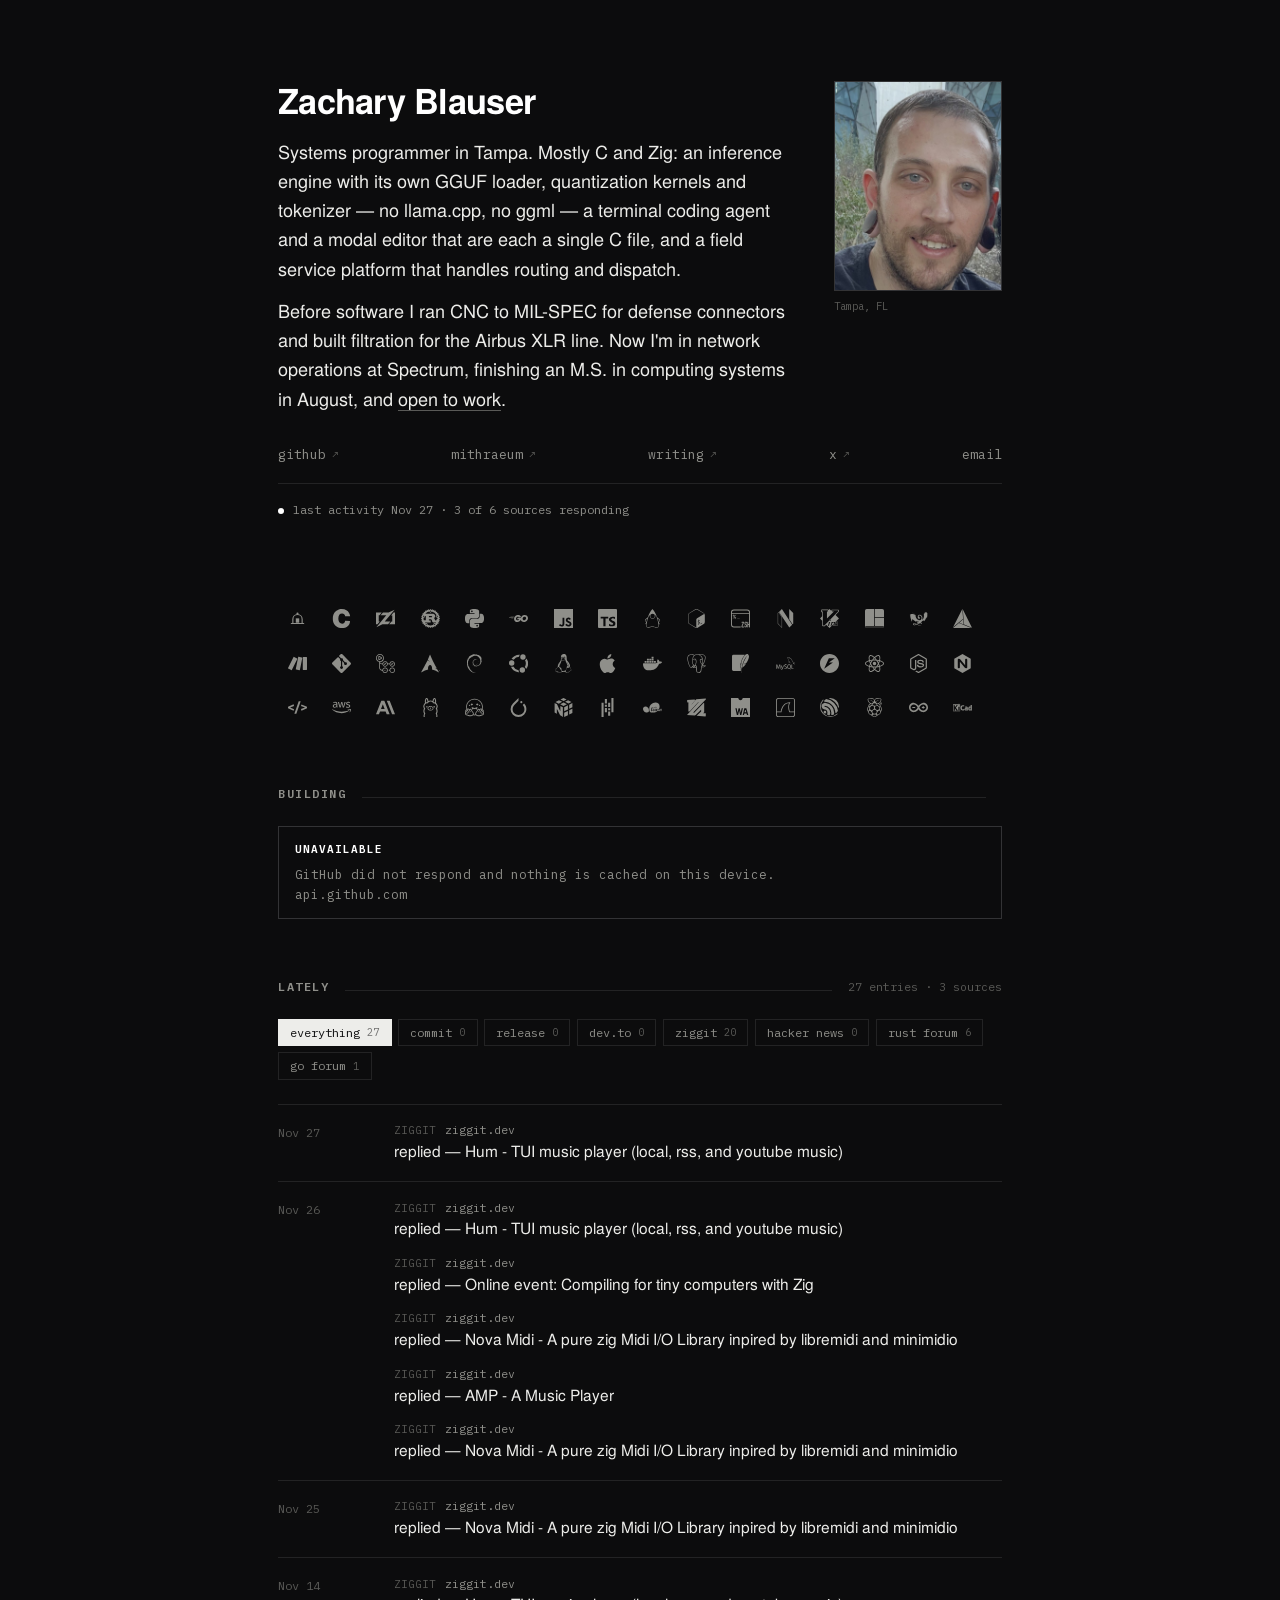
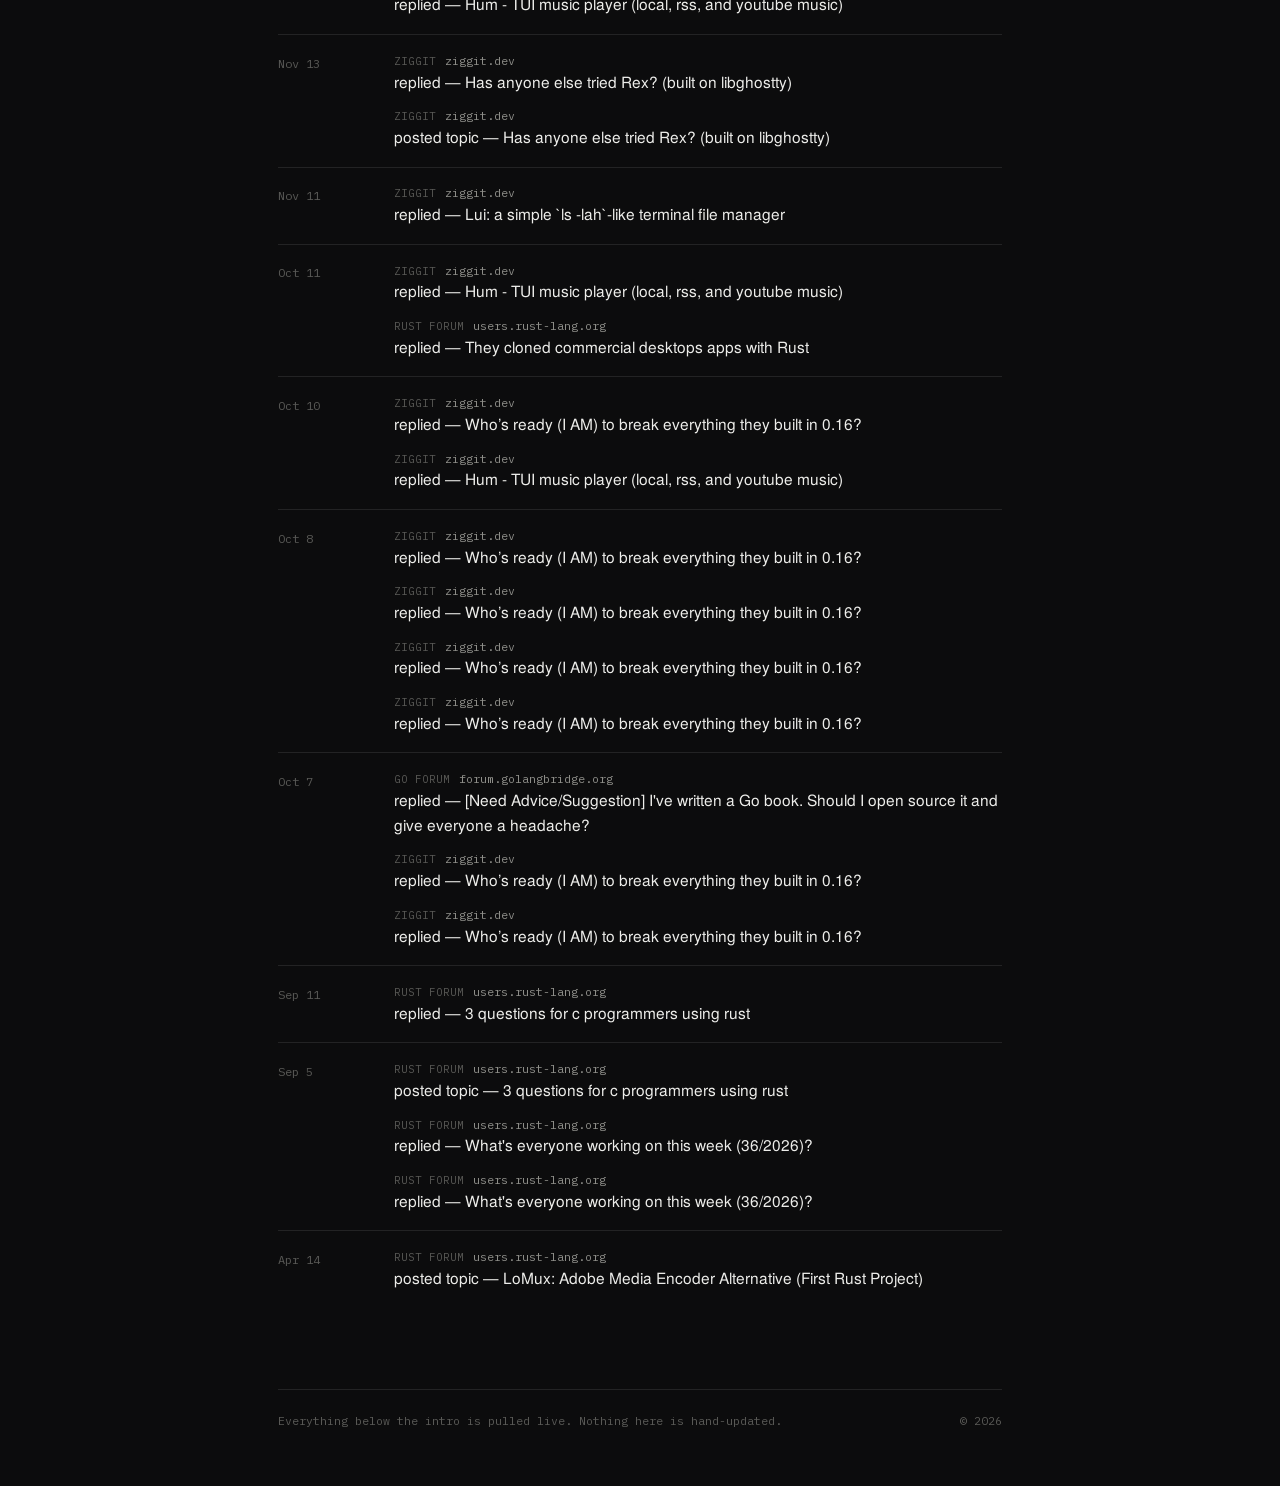
<file: index.html>
<!DOCTYPE html>
<html lang="en">
<head>
<meta charset="UTF-8">
<meta name="viewport" content="width=device-width, initial-scale=1.0">
<title>Zachary Blauser</title>
<meta name="description" content="Zachary Blauser — systems programmer in Tampa. C, Zig, Rust. A live record of what I'm building.">
<link rel="icon" href="assets/favicon.svg" type="image/svg+xml">
<link rel="stylesheet" href="style.css">
<link rel="canonical" href="https://zblauser.dev/">
<link rel="icon" href="assets/favicon-32.png" sizes="32x32">
<link rel="apple-touch-icon" href="assets/favicon-180.png">
<meta name="theme-color" content="#0c0c0d">
<meta property="og:type" content="website">
<meta property="og:site_name" content="Zachary Blauser">
<meta property="og:title" content="Zachary Blauser">
<meta property="og:description" content="Systems programmer in Tampa. Mostly C and Zig. A live record of what I am building.">
<meta property="og:url" content="https://zblauser.dev/">
<meta property="og:image" content="https://zblauser.dev/assets/og.png?v=2">
<meta property="og:image:width" content="1200">
<meta property="og:image:height" content="630">
<meta name="twitter:card" content="summary_large_image">
<meta name="twitter:creator" content="@parhelicsquare">
<meta name="twitter:title" content="Zachary Blauser">
<meta name="twitter:description" content="Systems programmer in Tampa. Mostly C and Zig. A live record of what I am building.">
<meta name="twitter:image" content="https://zblauser.dev/assets/og.png?v=2">
</head>
<body>
<div class="wrap">

  <header>
    <div>
      <h1>Zachary Blauser</h1>
      <p class="intro">
        Systems programmer in Tampa. Mostly C and Zig: an inference engine with its own GGUF
        loader, quantization kernels and tokenizer — no llama.cpp, no ggml — a terminal coding
        agent and a modal editor that are each a single C file, and a field service platform
        that handles routing and dispatch.
      </p>
      <p class="intro">
        Before software I ran CNC to MIL-SPEC for defense connectors and built filtration for the
        Airbus XLR line. Now I'm in network operations at Spectrum, finishing an M.S. in computing
        systems in August, and <a href="mailto:zacharymblauser@gmail.com">open to work</a>.
      </p>
    </div>

    <figure class="portrait">
      <img src="assets/profile.jpg" alt="Zachary Blauser" width="700" height="875">
      <figcaption>Tampa, FL</figcaption>
    </figure>
  </header>

  <div class="strip">
    <div class="links">
      <a href="https://github.com/zblauser" target="_blank" rel="noopener" data-ext>github</a>
      <a href="https://mithraeum.studio" target="_blank" rel="noopener" data-ext>mithraeum</a>
      <a href="https://dev.to/zblauser" target="_blank" rel="noopener" data-ext>writing</a>
      <a href="https://x.com/parhelicsquare" target="_blank" rel="noopener" data-ext>x</a>
      <a href="mailto:zacharymblauser@gmail.com">email</a>
    </div>
    <div class="status"><span class="dot" id="dot"></span><span id="status">checking sources…</span></div>

    <div class="stats" id="stats"></div>
    <div class="langbar" id="langbar"></div>
    <div class="langkey" id="langkey"></div>

    <div class="tools" id="tools"><span class="tnote">loading…</span></div>
  </div>

  <div class="sec"><h2>Building</h2><span class="rule"></span><span class="meta" id="proj-meta"></span></div>
  <div id="projects"><div class="loading">loading…</div></div>

  <div class="sec"><h2>Lately</h2><span class="rule"></span><span class="meta" id="feed-meta"></span></div>
  <div class="filters" id="filters"></div>
  <div id="feed"><div class="loading">loading…</div></div>

  <footer>
    <span>Everything below the intro is pulled live. Nothing here is hand-updated.</span>
    <span id="year"></span>
  </footer>
</div>

<script src="gh.js"></script>
<script src="site.js"></script>
<script>
(function () {
  'use strict';

  const esc = GH.escapeHtml;
  const SRC = { github:'commit', release:'release', 'dev.to':'dev.to', ziggit:'ziggit', hn:'hacker news', rust:'rust forum', go:'go forum' };
  const ALWAYS = ['github','release','dev.to','ziggit','hn','rust'];

  // The one thing the API cannot tell us: which account means what.
  const GROUPS = [
    { owner:'mithraeums', name:'Mithraeum', note:'local-first AI tooling in C',
      url:'https://github.com/mithraeums', site:'https://mithraeum.studio' },
    { owner:'rfog-org', name:'RFoG', note:'turn-based tactics game in Go',
      url:'https://github.com/rfog-org', site:'https://rfog.org' },
    { owner:'zblauser', name:'Personal', note:'terminal tools, Zig and Rust',
      url:'https://github.com/zblauser', site:'' },
    { owner:'sys-ae', name:'sys-ae', note:'open-source field service management',
      url:'https://github.com/sys-ae', site:'https://fieldopt.dev' },
    { owner:'vim-nvim-plugins', name:'Editor plugins', note:'vim and neovim',
      url:'https://github.com/vim-nvim-plugins', site:'' }
  ];

  // Which mark a repo carries. The API cannot know this: several repos hold an
  // outdated icon, and Mithraeum reads as one product rather than five.
  //   force  — every repo under this owner uses this one manifest key
  //   keepOwn— except these, which have a mark of their own worth showing
  //   only   — this owner shows a mark on these repos and nowhere else
  // Repos the Building list does not need to carry: the group header already
  // links the site this one serves.
  const HIDE = ['sys-ae/fieldopt.github.io'];

  const ICONS = {
    force: {
      'mithraeums': 'org:mithraeums',
      'sys-ae':     'repo:sys-ae/fieldopt.github.io'
    },
    keepOwn: ['mithraeums/hako-studio'],
    only: {
      'zblauser': ['zblauser/LoMux']
    }
  };

  // GitHub's own language colours, muted so the page stays close to monochrome.
  const LANG_HEX = {
    C:'#a8b9cc', 'C++':'#f34b7d', Zig:'#ec915c', Rust:'#dea584', Python:'#3572a5',
    Go:'#00add8', HTML:'#e34c26', CSS:'#563d7c', JavaScript:'#f1e05a',
    TypeScript:'#3178c6', Shell:'#89e051', 'Vim Script':'#199f4b', Vim:'#199f4b',
    Java:'#b07219', Ruby:'#701516', Lua:'#000080', Makefile:'#427819', Nix:'#7e7eff'
  };

  // Anything this dark disappears on a #0c0c0d page; use the neutral instead.
  function visible(hex) {
    if (!hex || !/^#[0-9a-f]{6}$/i.test(hex)) return '';
    const n = parseInt(hex.slice(1), 16);
    const lum = (0.2126*(n>>16 & 255) + 0.7152*(n>>8 & 255) + 0.0722*(n & 255)) / 255;
    return lum < 0.22 ? '' : hex;
  }

  document.getElementById('year').textContent = '© ' + new Date().getFullYear();

  const fault = (msg, code) =>
    `<div class="fault"><b>unavailable</b>${esc(msg)}${code ? '<br>' + esc(code) : ''}</div>`;

  function dayLabel(d) {
    const now = new Date(), a = new Date(d);
    const days = Math.round((new Date(now.getFullYear(),now.getMonth(),now.getDate())
      - new Date(a.getFullYear(),a.getMonth(),a.getDate())) / 86400000);
    if (days === 0) return 'today';
    if (days === 1) return 'yesterday';
    if (days < 7) return days + ' days ago';
    return a.toLocaleDateString('en-US',{ month:'short', day:'numeric',
      year: a.getFullYear() === now.getFullYear() ? undefined : 'numeric' });
  }
  const dayKey = t => new Date(t).toISOString().slice(0,10);

  const indexJob = GH.fetchIndex();
  const eventsJob = GH.fetchEvents();

  // ---------- BUILDING, grouped by account ----------
  (async function projects() {
    const host = document.getElementById('projects');
    const [{ repos, error, stale }, manifest] = await Promise.all([
      indexJob,
      fetch('assets/manifest.json').then(r => r.ok ? r.json() : {}).catch(() => ({}))
    ]);

    if (error || !repos.length) {
      host.innerHTML = fault('GitHub did not respond and nothing is cached on this device.','api.github.com');
      return;
    }

    const file = k => (manifest[k] || {}).file || '';
    function repoIcon(r) {
      const only = ICONS.only[r.owner];
      if (only && only.indexOf(r.full) === -1) return '';
      const own = 'repo:' + r.full;
      if (ICONS.keepOwn.indexOf(r.full) !== -1) return file(own);
      return file(ICONS.force[r.owner] || own);
    }

    // Exactly what Building renders, in render order. The counts and the
    // language split below are taken from this rather than from the raw
    // index, so the numbers describe what a reader can actually see.
    const listed = GROUPS.flatMap(g =>
      repos.filter(r => r.owner === g.owner && r.desc && HIDE.indexOf(r.full) === -1));

    host.innerHTML = GROUPS.map(g => {
      const mine = repos.filter(r => r.owner === g.owner && r.desc && HIDE.indexOf(r.full) === -1);
      if (!mine.length) return '';
      const avatar = file('org:' + g.owner);
      const host = g.site ? g.site.replace(/^https?:\/\//, '').replace(/\/$/, '') : '';
      return `<div class="group fade">
        <div class="ghead">
          <a class="gname" href="${esc(g.url)}" target="_blank" rel="noopener">
            ${avatar ? `<img src="${esc(avatar)}" alt="" aria-hidden="true">` : ''}${esc(g.name)}
          </a>
          ${host ? `<a class="gsite" href="${esc(g.site)}" target="_blank" rel="noopener">${esc(host)}</a>` : ''}
          <span class="gnote">${esc(g.note)} · ${mine.length}</span>
        </div>
        ${mine.map(r => {
          const ic = repoIcon(r);
          return `<a class="proj" href="${esc(r.url)}" target="_blank" rel="noopener">
            <span>
              <span class="pname">${ic ? `<img src="${esc(ic)}" alt="" aria-hidden="true">` : ''}${esc(r.name)}</span>
              <span class="pdesc">${esc(r.desc)}</span>
            </span>
            <span class="pmeta"><span>${esc(r.lang)}</span><span>${GH.timeAgo(r.pushed)}</span></span>
          </a>`;
        }).join('')}
      </div>`;
    }).join('');

    document.getElementById('proj-meta').textContent =
      listed.length + ' repositories' + (stale ? ' · cached' : '');

    // stats + language split, both free: the index is already in hand
    const stars = listed.reduce((a,r) => a + r.stars, 0);
    const langs = GH.languageSplit(listed, 6);
    const ev = await eventsJob;
    const series = GH.commitSeries(ev.events || [], 90);

    document.getElementById('stats').innerHTML = [
      ['repositories', listed.length],
      ['commits', series.total ? series.total + ' / ' + series.span + 'd' : '—'],
      ['languages', langs.length],
      ['stars', stars]
    ].map(([k,v]) => `<div><span class="v">${esc(String(v))}</span><span class="k">${esc(k)}</span></div>`).join('');

    // pct is share of *all* languages, so the top six sum to less than one.
    // Grow by repo count instead, or the bar stops short of the right edge.
    document.getElementById('langbar').innerHTML = langs.map(l => {
      const c = visible(LANG_HEX[l.lang]);
      return `<span style="flex:${l.n}${c ? ';background:' + c : ''}" title="${esc(l.lang)}"></span>`;
    }).join('');
    document.getElementById('langkey').innerHTML =
      langs.map(l => `<span><b>${esc(l.lang)}</b> ${Math.round(l.pct*100)}%</span>`).join('');
  })();


  // ---------- TOOLS ----------
  // Vendored from Simple Icons by tools/vendor_tool_icons.py, so this makes no
  // third-party request. Painted as a CSS mask so one neutral file can take its
  // brand colour on hover.
  (async function tools() {
    const host = document.getElementById('tools');
    let list = [];
    try {
      const r = await fetch('assets/tools.json');
      if (!r.ok) throw new Error(r.status);
      list = ((await r.json()) || {}).tools || [];
    } catch {
      host.innerHTML = '<span class="tnote">tool list unavailable.</span>';
      return;
    }
    if (!list.length) { host.innerHTML = '<span class="tnote">none listed.</span>'; return; }

    host.innerHTML = list.map(t => {
      const c = visible(t.hex);
      return `<a class="tool" href="${esc(t.url)}" target="_blank" rel="noopener"
                 data-name="${esc(t.name)}" aria-label="${esc(t.name)}"
                 style="--m:url('${esc(t.file)}')${c ? ';--c:' + c : ''}"><i></i></a>`;
    }).join('');

    // Touch has no hover, so the first tap reveals the label and the second
    // follows the link.
    host.addEventListener('click', e => {
      const a = e.target.closest('.tool');
      if (!a || matchMedia('(hover: hover)').matches) return;
      if (!a.classList.contains('on')) {
        e.preventDefault();
        host.querySelectorAll('.tool.on').forEach(x => x.classList.remove('on'));
        a.classList.add('on');
      }
    });
  })();

  // ---------- LATELY ----------
  let ENTRIES = [], ACTIVE = 'all', SHOWN = 40;

  function render() {
    const host = document.getElementById('feed');
    const rows = ACTIVE === 'all' ? ENTRIES : ENTRIES.filter(e => e.source === ACTIVE);

    if (!rows.length) {
      host.innerHTML = ACTIVE === 'all'
        ? fault('No sources responded and nothing is cached on this device.','github · dev.to · ziggit · hn · rust · go')
        : '<div class="loading">nothing from this source yet.</div>';
      return;
    }

    const page = rows.slice(0, SHOWN), days = [];
    for (const e of page) {
      const k = dayKey(e.time);
      if (!days.length || days[days.length-1].k !== k) days.push({ k, when: dayLabel(e.time), items: [] });
      days[days.length-1].items.push(e);
    }

    host.innerHTML = days.map(d => `<div class="day">
      <div class="when">${esc(d.when)}</div>
      <div class="items">${d.items.map(e => `
        <a class="item${e.source === 'release' ? ' rel' : ''}" href="${esc(e.url)}" target="_blank" rel="noopener">
          <span class="top">
            <span class="src">${esc(SRC[e.source] || e.source)}</span>
            <span class="where">${esc(e.repo)}</span>
            ${e.sha ? `<span class="sha">${esc(e.sha)}</span>` : ''}
          </span>
          <span class="what">${esc(e.message)}</span>
        </a>`).join('')}</div>
    </div>`).join('')
      + (rows.length > SHOWN ? `<button class="more" id="more">show more · ${rows.length - SHOWN} left</button>` : '');

    const more = document.getElementById('more');
    if (more) more.addEventListener('click', () => { SHOWN += 40; render(); });
  }

  function renderFilters() {
    const counts = ENTRIES.reduce((a,e) => (a[e.source] = (a[e.source]||0)+1, a), {});
    const host = document.getElementById('filters');
    const keys = ['all', ...Object.keys(SRC).filter(k => ALWAYS.includes(k) || counts[k])];
    host.innerHTML = keys.map(k =>
      `<button data-s="${k}" class="${k === ACTIVE ? 'on' : ''}">${k === 'all' ? 'everything' : esc(SRC[k])}
        <span class="n">${k === 'all' ? ENTRIES.length : (counts[k] || 0)}</span></button>`).join('');
    host.querySelectorAll('button').forEach(b => b.addEventListener('click', () => {
      ACTIVE = b.dataset.s; SHOWN = 40;
      host.querySelectorAll('button').forEach(x => x.classList.toggle('on', x === b));
      render();
    }));
    document.getElementById('feed-meta').textContent =
      ENTRIES.length + ' entries · ' + Object.keys(counts).length + ' sources';
  }

  (async function feed() {
    const FORUMS = ['ziggit','rust','go'];
    const [gh, devto, hn, ...forums] = await Promise.all([
      eventsJob,
      Site.fetchDevtoArticles('zblauser'),
      Site.fetchHNPosts(),
      ...FORUMS.map(k => Site.fetchForumPosts(k))
    ]);

    const home = { ziggit:'ziggit.dev', rust:'users.rust-lang.org', go:'forum.golangbridge.org', hn:'news.ycombinator.com' };

    ENTRIES = [
      ...(gh.events || []).map(e => ({ source:'github', time:e.time, repo:e.repo, sha:e.sha, url:e.url, message:e.message })),
      ...(devto || []).map(a => ({ source:'dev.to', time:a.time, repo:'article', sha:'', url:a.url, message:a.title })),
      ...[...(hn||[]), ...forums.flat()].map(p => ({
        source:p.source, time:p.time, repo:home[p.source] || p.repo, sha:'', url:p.url,
        message:(p.kind ? p.kind + ' — ' : '') + p.title
      }))
    ].filter(e => e.time && e.url).sort((a,b) => new Date(b.time) - new Date(a.time));

    renderFilters();
    render();

    const dot = document.getElementById('dot'), st = document.getElementById('status');
    const live = new Set(ENTRIES.map(e => e.source)).size;
    // A forum snapshot with no posts has nothing to fail, so it is not counted
    // as a source until there is something in it.
    const expected = 3 + forums.filter(f => f && f.length).length;
    if (ENTRIES.length) {
      dot.classList.add('live');
      st.textContent = 'last activity ' + GH.timeAgo(ENTRIES[0].time) + ' · ' + live + ' of ' + expected + ' sources responding';
    } else {
      st.textContent = 'no sources responding';
    }

    // Releases cost ten of a visitor's sixty unauthenticated requests, so they
    // are folded in only once the stream is actually on screen.
    lazily(document.getElementById('feed'), async () => {
      const { releases } = await GH.fetchReleases();
      if (!releases || !releases.length) return;
      ENTRIES = ENTRIES.concat(releases.map(r => ({
        source:'release', time:r.time, repo:r.repo, sha:r.tag, url:r.url,
        message:r.body && r.body !== '—' ? r.body : 'released ' + r.tag
      }))).sort((a,b) => new Date(b.time) - new Date(a.time));
      renderFilters();
      render();
    });
  })();

  function lazily(el, run) {
    if (!('IntersectionObserver' in window)) { run(); return; }
    const io = new IntersectionObserver(es => {
      if (es.some(e => e.isIntersecting)) { io.disconnect(); run(); }
    }, { rootMargin: '400px' });
    io.observe(el);
  }
})();
</script>
</body>
</html>
</file>
<file: style.css>
/* ========================================
   zblauser.dev
   One page, and it is mostly not written by hand: the projects, the
   activity stream, the counts and the tool strip are all pulled at load
   from the sources in gh.js and site.js. The only static prose is the
   two-paragraph intro.

   Monochrome by choice, warm rather than clinical: #ededea on #0c0c0d.
   Motion is used once, when data lands, and never loops.
   ======================================== */

@font-face{font-family:'Heros';src:url('assets/fonts/heros-regular.woff2') format('woff2');font-weight:400;font-display:swap}
@font-face{font-family:'Heros';src:url('assets/fonts/heros-bold.woff2') format('woff2');font-weight:700;font-display:swap}
@font-face{font-family:'Mono';src:url('assets/fonts/plex-mono-regular.woff2') format('woff2');font-weight:400;font-display:swap}
@font-face{font-family:'Mono';src:url('assets/fonts/plex-mono-semibold.woff2') format('woff2');font-weight:600;font-display:swap}

:root{
  --bg:#0c0c0d; --ink:#ededea; --bright:#fff; --mid:#8f8f8a; --low:#5a5a57;
  --line:#232324; --line2:#333335;
  --sans:'Heros',-apple-system,Helvetica,Arial,sans-serif;
  --mono:'Mono',ui-monospace,Menlo,monospace;
  --pad:clamp(1.25rem,5vw,3rem); --measure:820px;
}
*{margin:0;padding:0;box-sizing:border-box}
html{background:var(--bg);color-scheme:dark;-webkit-text-size-adjust:100%}
body{background:var(--bg);color:var(--ink);font-family:var(--sans);font-size:16px;line-height:1.55;
 -webkit-font-smoothing:antialiased;text-rendering:optimizeLegibility}
a{color:inherit}
::selection{background:var(--ink);color:var(--bg)}
.wrap{max-width:var(--measure);margin:0 auto;padding:0 var(--pad)}

/* ---------- header ---------- */
header{padding:clamp(3rem,9vh,6rem) 0 0;display:grid;grid-template-columns:minmax(0,1fr) auto;
 gap:clamp(1.6rem,4vw,3rem);align-items:start}
h1{font-size:clamp(1.6rem,4.2vw,2.15rem);font-weight:700;letter-spacing:-.021em;line-height:1.15;color:var(--bright)}
.intro{margin-top:1rem;font-size:clamp(1.01rem,1.9vw,1.13rem);line-height:1.62;max-width:62ch}
.intro + .intro{margin-top:.8rem}
.intro a{text-decoration:underline;text-decoration-color:var(--low);text-underline-offset:.2em;
 text-decoration-thickness:1px;transition:text-decoration-color .15s}
.intro a:hover{text-decoration-color:var(--ink)}
.strip{margin-top:2rem}
.links{display:flex;flex-wrap:wrap;gap:1.35rem;justify-content:space-between;
 font-family:var(--mono);font-size:13px;padding-bottom:1.1rem;border-bottom:1px solid var(--line)}
.links a{color:var(--mid);text-decoration:none;display:inline-flex;align-items:center;gap:.4rem;transition:color .15s}
.links a:hover{color:var(--bright)}
.links a[data-ext]::after{content:'↗';font-size:10px;color:var(--low)}

.portrait{width:clamp(132px,17vw,168px);flex:0 0 auto}
/* The file is already toned and cropped 4:5; no CSS filter, so what ships is
   exactly what was graded. */
.portrait img{display:block;width:100%;height:auto;aspect-ratio:4/5;object-fit:cover;
 border:1px solid var(--line2)}
.portrait figcaption{font-family:var(--mono);font-size:10.5px;color:var(--low);margin-top:.5rem;line-height:1.5}
@media(max-width:680px){
  header{grid-template-columns:1fr}
  .portrait{width:118px;order:-1}
}

.status{display:flex;align-items:center;gap:.55rem;margin-top:1.1rem;
 font-family:var(--mono);font-size:12px;color:var(--mid)}
.dot{width:6px;height:6px;border-radius:50%;background:var(--low);flex:0 0 auto}
.dot.live{background:var(--bright)}

/* ---------- stat strip + language bar ---------- */
.stats{display:flex;flex-wrap:wrap;gap:1.6rem;margin-top:1.4rem;justify-content:space-between;font-family:var(--mono);font-size:12px}
.stats div{display:flex;flex-direction:column;gap:.15rem}
.stats .v{color:var(--bright);font-size:15px;font-weight:600;font-variant-numeric:tabular-nums}
.stats .k{color:var(--low);font-size:10.5px;letter-spacing:.1em;text-transform:uppercase}

.langbar{display:flex;height:4px;margin-top:1.3rem;gap:2px;overflow:hidden}
.langbar span{display:block;background:var(--mid);transition:filter .15s}
.langkey{display:flex;flex-wrap:wrap;gap:1rem;margin-top:.65rem;font-family:var(--mono);font-size:11px;color:var(--low)}
.langkey b{color:var(--mid);font-weight:400}

/* ---------- tools: every mark visible, each one a link ----------
   The SVGs are single-colour, so they are painted as a mask rather than an
   <img>. That lets one file be neutral at rest and brand-coloured on hover
   without shipping two copies. */
.tools{display:flex;flex-wrap:wrap;gap:.4rem;margin-top:1.4rem}
.tool{width:38px;height:38px;border:1px solid transparent;display:flex;align-items:center;
 justify-content:center;transition:border-color .14s,background .14s;position:relative}
.tool:hover{border-color:var(--line2);background:#141415}
.tool i{display:block;width:19px;height:19px;background:var(--mid);transition:background .14s;
 -webkit-mask:var(--m) center/contain no-repeat;mask:var(--m) center/contain no-repeat}
.tool:hover i{background:var(--c,var(--bright))}
/* label rides under the mark on hover; on touch a tap shows it the same way */
.tool::after{content:attr(data-name);position:absolute;top:calc(100% + 5px);left:50%;
 transform:translateX(-50%);font-family:var(--mono);font-size:10px;color:var(--mid);
 white-space:nowrap;opacity:0;pointer-events:none;transition:opacity .14s;z-index:5;
 background:var(--bg);padding:1px 4px}
.tool:hover::after,.tool:focus-visible::after,.tool.on::after{opacity:1}
.tnote{font-family:var(--mono);font-size:12px;color:var(--low)}

/* ---------- sections ---------- */
.sec{display:flex;align-items:baseline;gap:1rem;margin:clamp(2.8rem,6.5vh,4.2rem) 0 1.4rem}
.sec h2{font-family:var(--mono);font-size:12px;font-weight:600;letter-spacing:.13em;
 text-transform:uppercase;color:var(--mid);white-space:nowrap}
.sec .rule{flex:1;height:1px;background:var(--line)}
.sec .meta{font-family:var(--mono);font-size:11.5px;color:var(--low);white-space:nowrap}

/* ---------- project groups ---------- */
.group{margin-bottom:2.1rem}
.group:last-child{margin-bottom:0}
.ghead{display:flex;align-items:baseline;gap:.7rem;flex-wrap:wrap;margin-bottom:.2rem}
.ghead .gname{font-size:14px;font-weight:700;color:var(--bright);letter-spacing:-.005em;
 display:inline-flex;align-items:center;gap:.5rem;text-decoration:none}
.ghead .gname img{width:16px;height:16px;object-fit:contain;filter:grayscale(1)}
.ghead .gnote{font-family:var(--mono);font-size:11.5px;color:var(--low)}
.ghead .gsite{font-family:var(--mono);font-size:11.5px;color:var(--mid);text-decoration:none;
 border-bottom:1px solid var(--line2);transition:color .15s,border-color .15s}
.ghead .gsite::after{content:' ↗';font-size:9px;color:var(--low)}
.ghead .gsite:hover{color:var(--bright);border-color:var(--mid)}
.ghead a.gname:hover{text-decoration:underline;text-underline-offset:.2em}

.proj{display:grid;grid-template-columns:minmax(0,1fr) auto;gap:1.2rem;align-items:start;
 padding:.95rem 0;border-top:1px solid var(--line);text-decoration:none}
.proj:hover .pname{color:var(--bright)}
.proj .pname{font-size:15.5px;font-weight:700;color:var(--ink);letter-spacing:-.008em;transition:color .15s;
 display:flex;align-items:center;gap:.55rem}
.proj .pname img{width:17px;height:17px;object-fit:contain;filter:grayscale(1);flex:0 0 auto}
.proj .pdesc{margin-top:.28rem;font-size:14.5px;line-height:1.5;color:var(--mid);max-width:58ch}
.proj .pmeta{font-family:var(--mono);font-size:11.5px;color:var(--low);text-align:right;
 white-space:nowrap;padding-top:.2rem;display:flex;flex-direction:column;gap:.2rem}
@media(max-width:640px){
  .proj{grid-template-columns:1fr;gap:.4rem}
  .proj .pmeta{text-align:left;flex-direction:row;gap:.9rem}
}

/* ---------- filters + stream ---------- */
.filters{display:flex;flex-wrap:wrap;gap:.4rem;margin-bottom:1.5rem}
.filters button{font-family:var(--mono);font-size:12px;color:var(--mid);background:none;
 border:1px solid var(--line);padding:.32rem .7rem;cursor:pointer;transition:.15s;
 display:inline-flex;align-items:center;gap:.45rem}
.filters button:hover{border-color:var(--line2);color:var(--ink)}
.filters button.on{background:var(--ink);border-color:var(--ink);color:var(--bg)}
.filters button .n{font-size:10.5px;color:var(--low)}
.filters button.on .n{color:var(--bg);opacity:.55}

.day{display:grid;grid-template-columns:92px minmax(0,1fr);gap:1.5rem;padding:1.05rem 0;
 border-top:1px solid var(--line)}
.day .when{font-family:var(--mono);font-size:12px;color:var(--low);padding-top:.18rem;
 position:sticky;top:1rem;align-self:start;font-variant-numeric:tabular-nums}
.items{display:flex;flex-direction:column;gap:.8rem;min-width:0}
.item{display:block;text-decoration:none;min-width:0}
.item .top{display:flex;align-items:baseline;gap:.6rem;flex-wrap:wrap}
.item .src{font-family:var(--mono);font-size:10.5px;letter-spacing:.09em;text-transform:uppercase;color:var(--low)}
.item.rel .src{color:var(--bright)}
.item .where{font-family:var(--mono);font-size:11.5px;color:var(--mid)}
.item .what{margin-top:.15rem;font-size:15.5px;line-height:1.45;color:var(--ink);
 transition:color .15s;overflow-wrap:anywhere}
.item:hover .what,.item:hover .where{color:var(--bright)}
.item .sha{font-family:var(--mono);font-size:11px;color:var(--low)}
@media(max-width:640px){ .day{grid-template-columns:1fr;gap:.55rem} .day .when{position:static} }

.loading{font-family:var(--mono);font-size:12.5px;color:var(--low);padding:1.1rem 0}
.fault{border:1px solid var(--line2);padding:.9rem 1rem;font-family:var(--mono);font-size:12.5px;
 line-height:1.6;color:var(--mid);margin:.6rem 0}
.fault b{display:block;color:var(--bright);font-weight:600;letter-spacing:.09em;
 text-transform:uppercase;font-size:11px;margin-bottom:.3rem}
.more{font-family:var(--mono);font-size:12px;color:var(--mid);background:none;border:1px solid var(--line);
 padding:.5rem 1rem;cursor:pointer;margin-top:1.3rem;width:100%;transition:.15s}
.more:hover{border-color:var(--line2);color:var(--bright)}

footer{margin:clamp(3.5rem,9vh,6rem) 0 3.5rem;padding-top:1.4rem;border-top:1px solid var(--line);
 font-family:var(--mono);font-size:11.5px;color:var(--low);display:flex;justify-content:space-between;
 gap:1rem;flex-wrap:wrap}

@media(prefers-reduced-motion:no-preference){
  .fade{animation:rise .38s ease both}
  @keyframes rise{from{opacity:0;transform:translateY(5px)}to{opacity:1;transform:none}}
}
</file>
